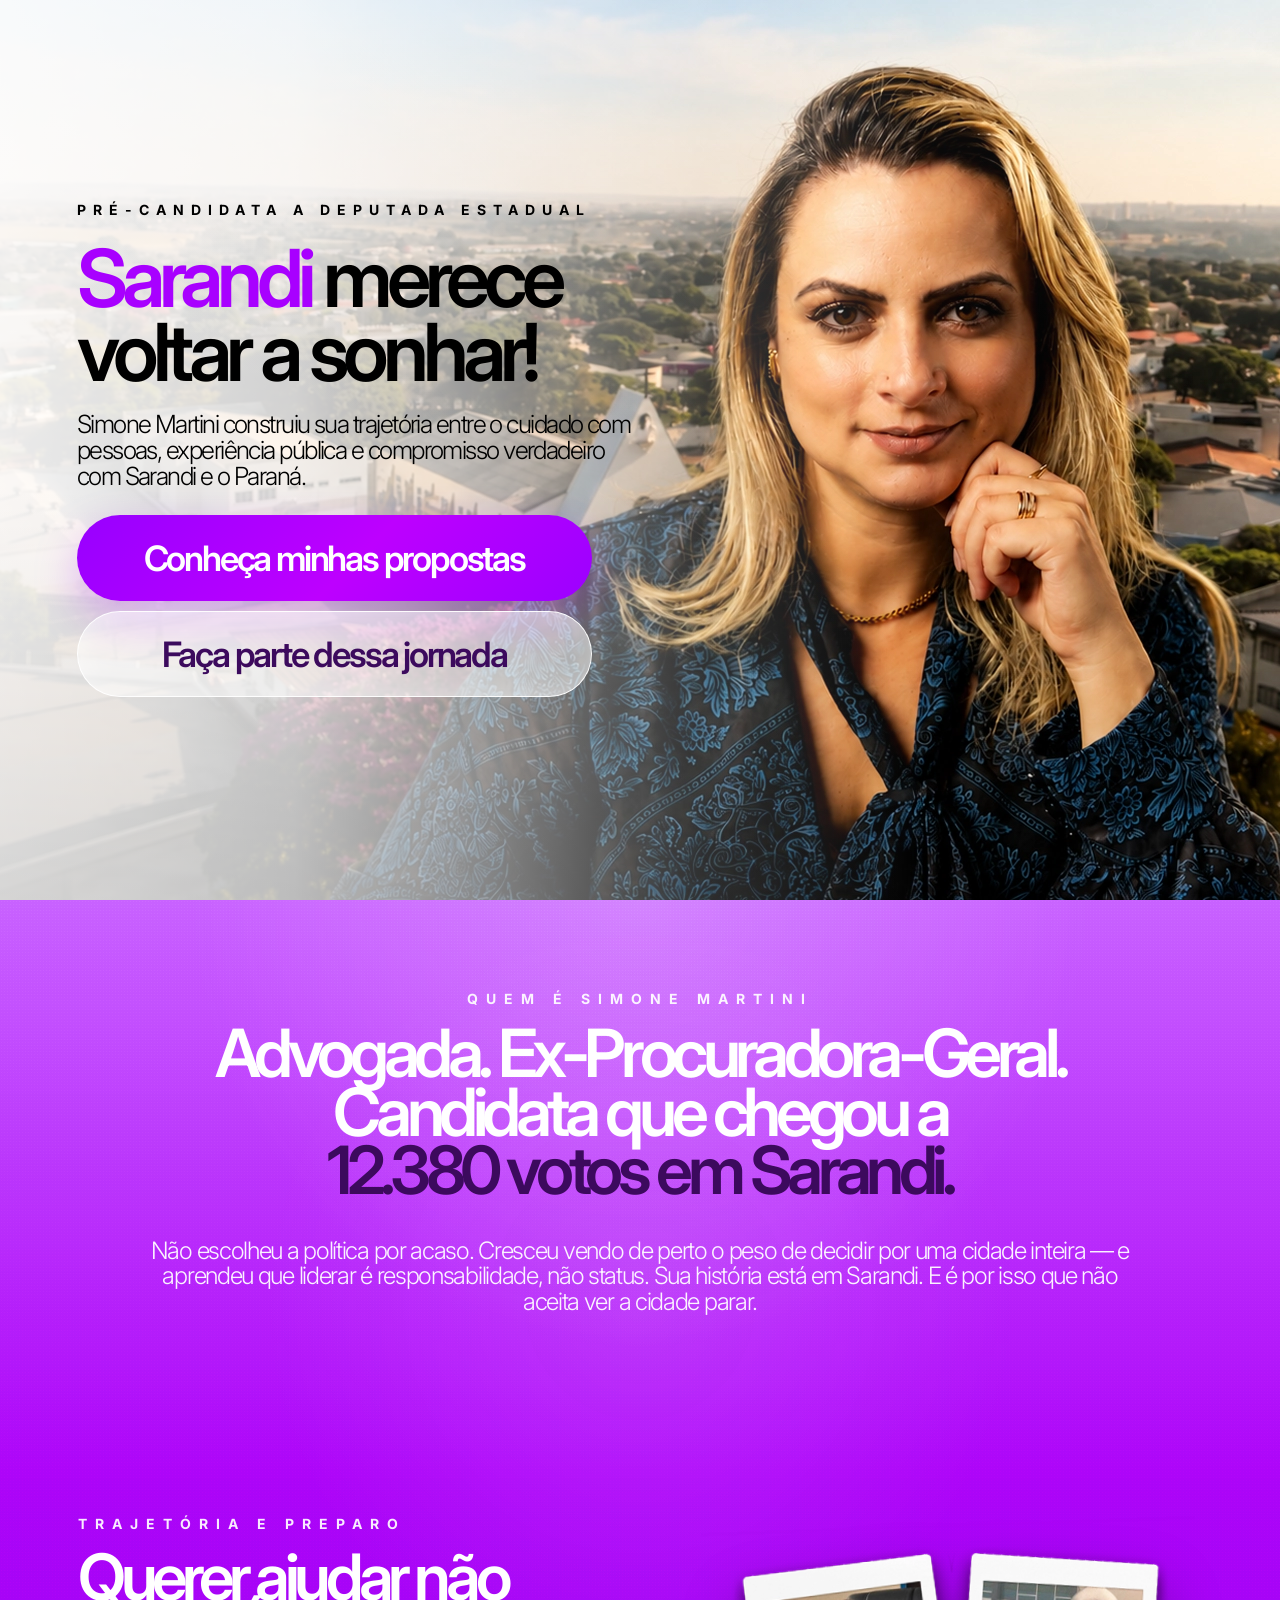
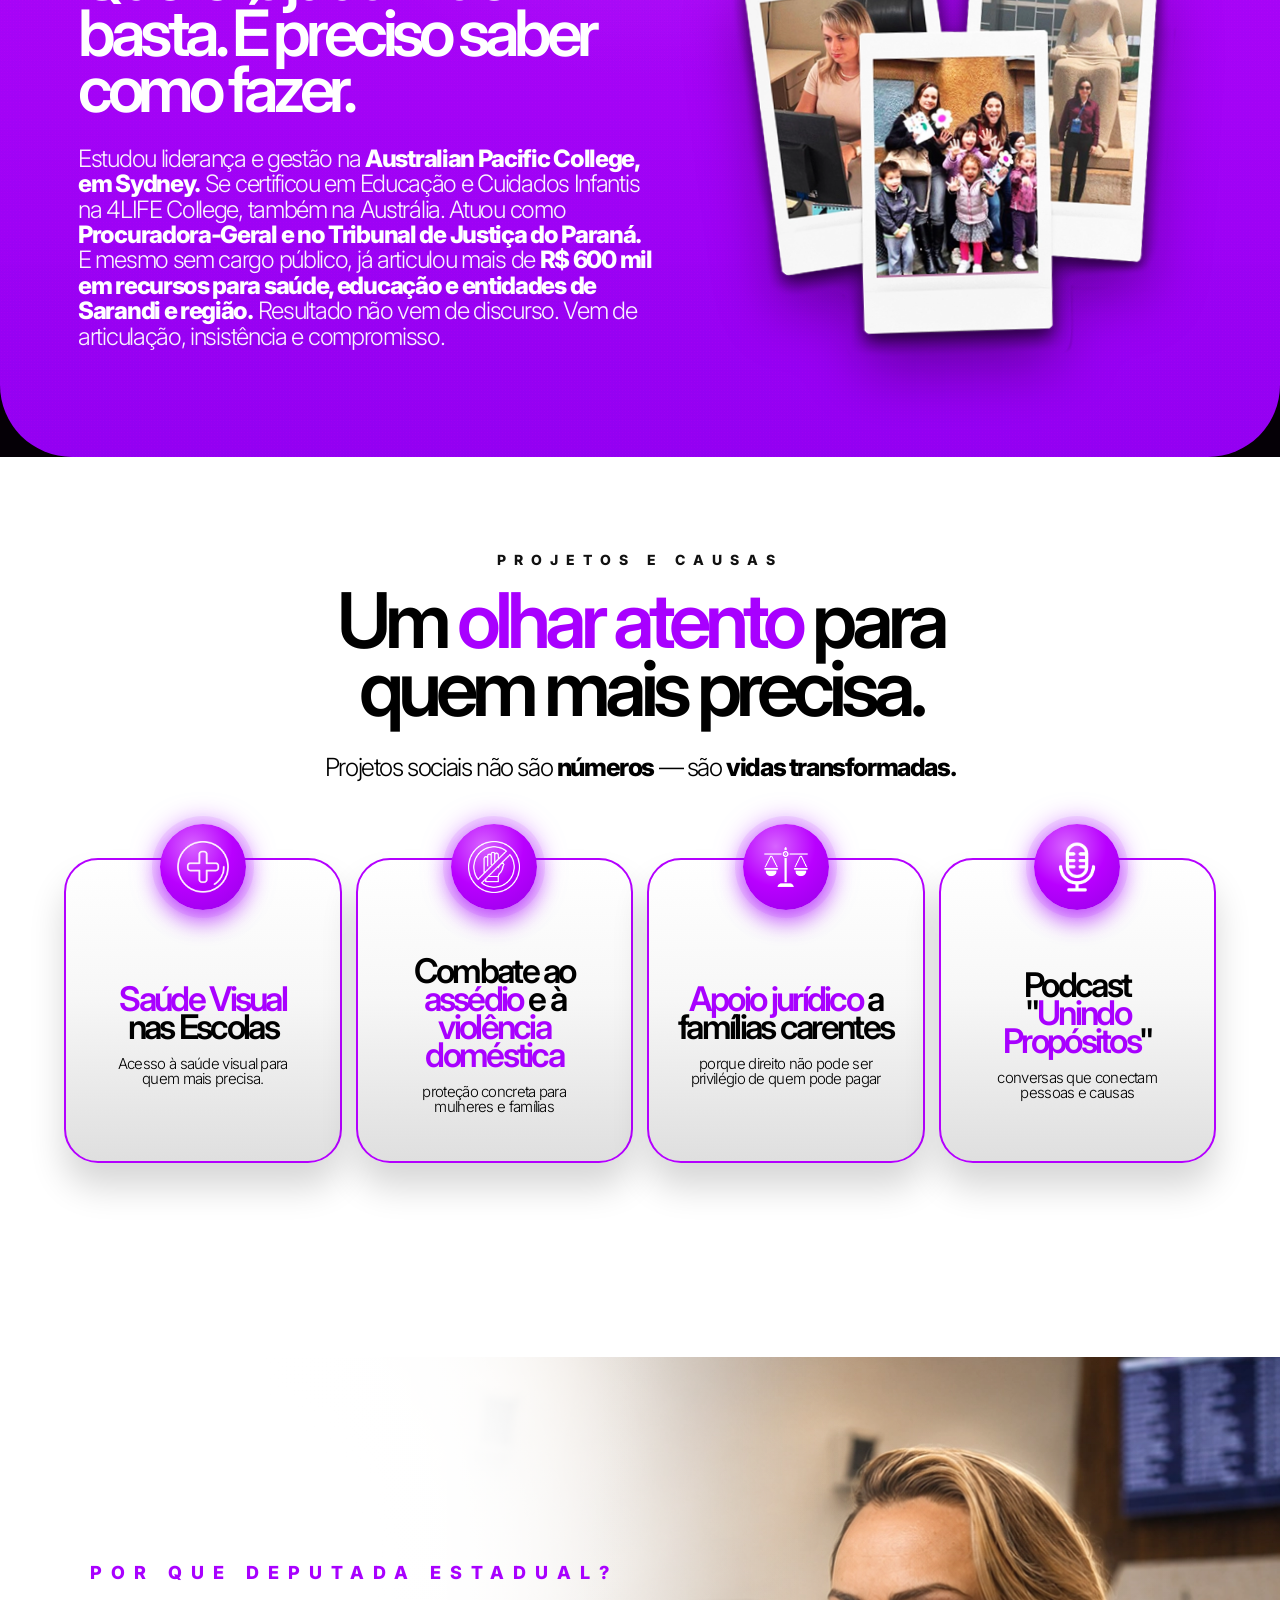
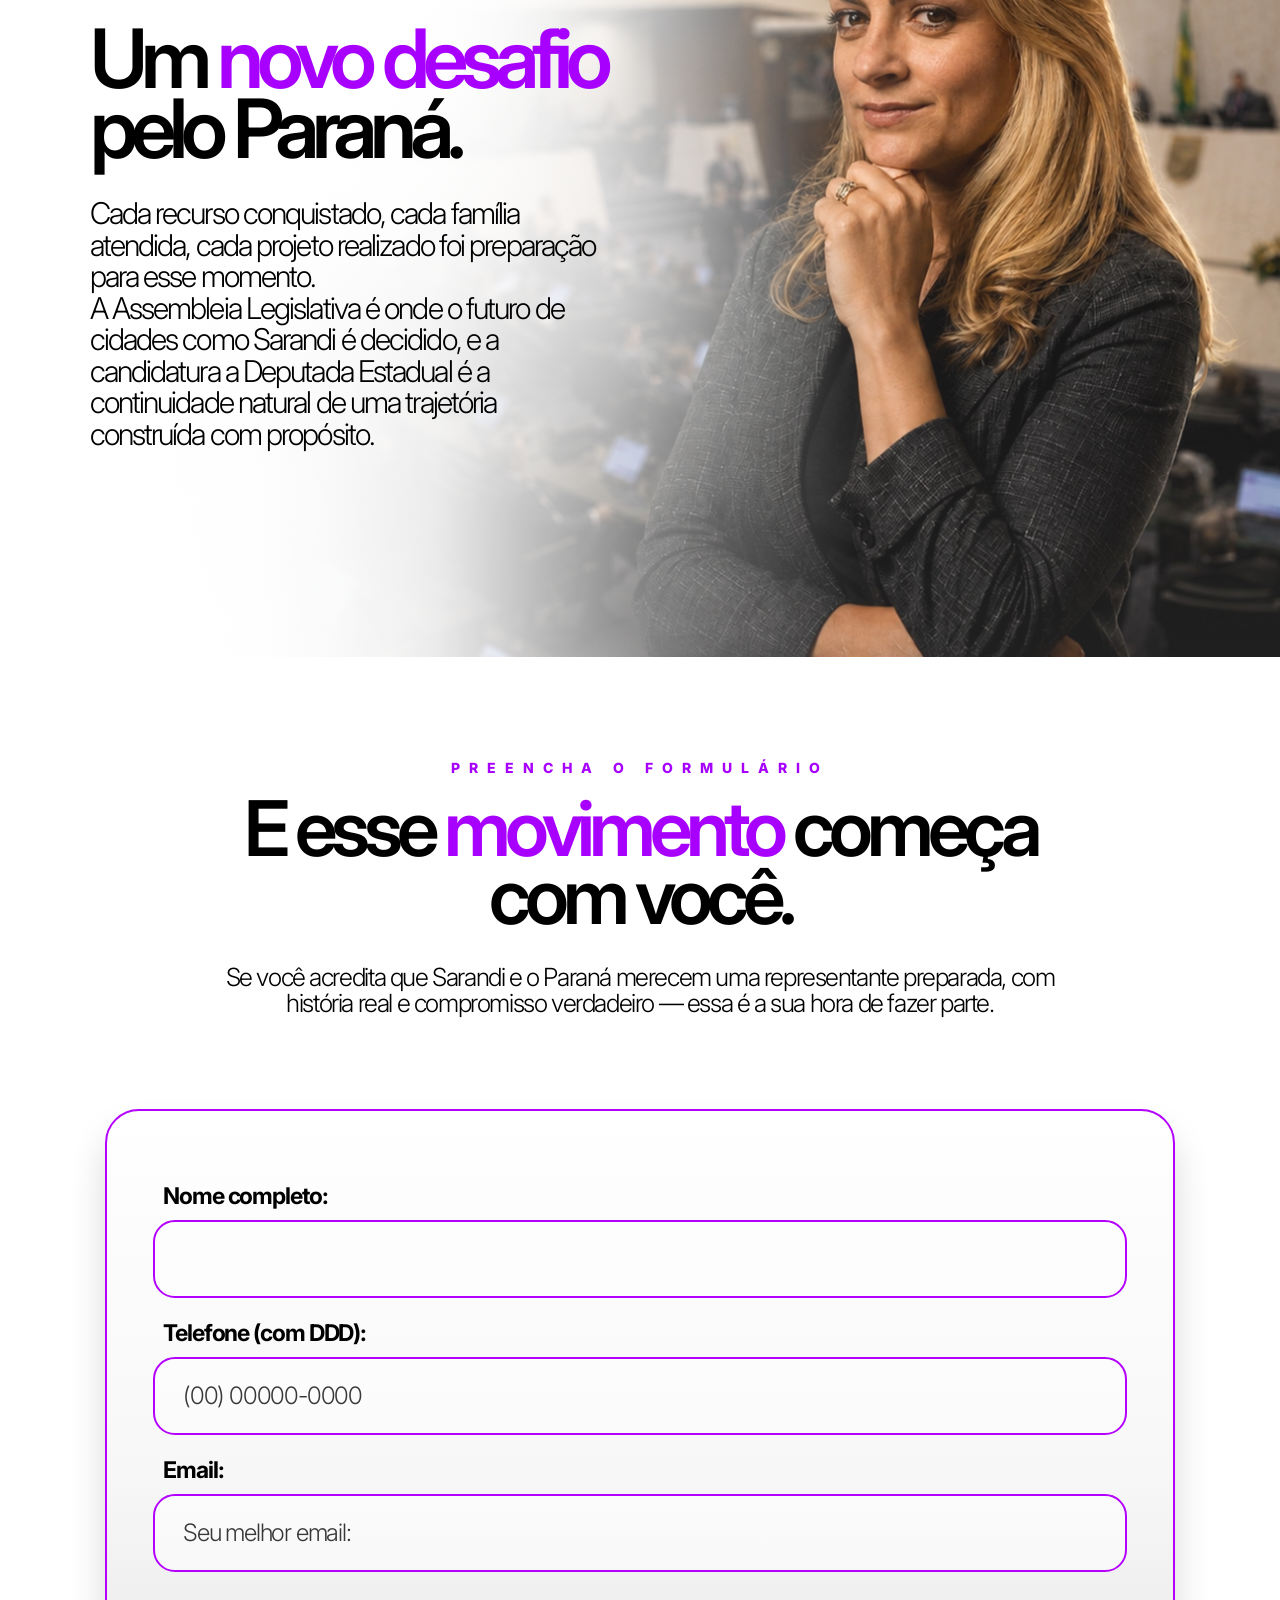
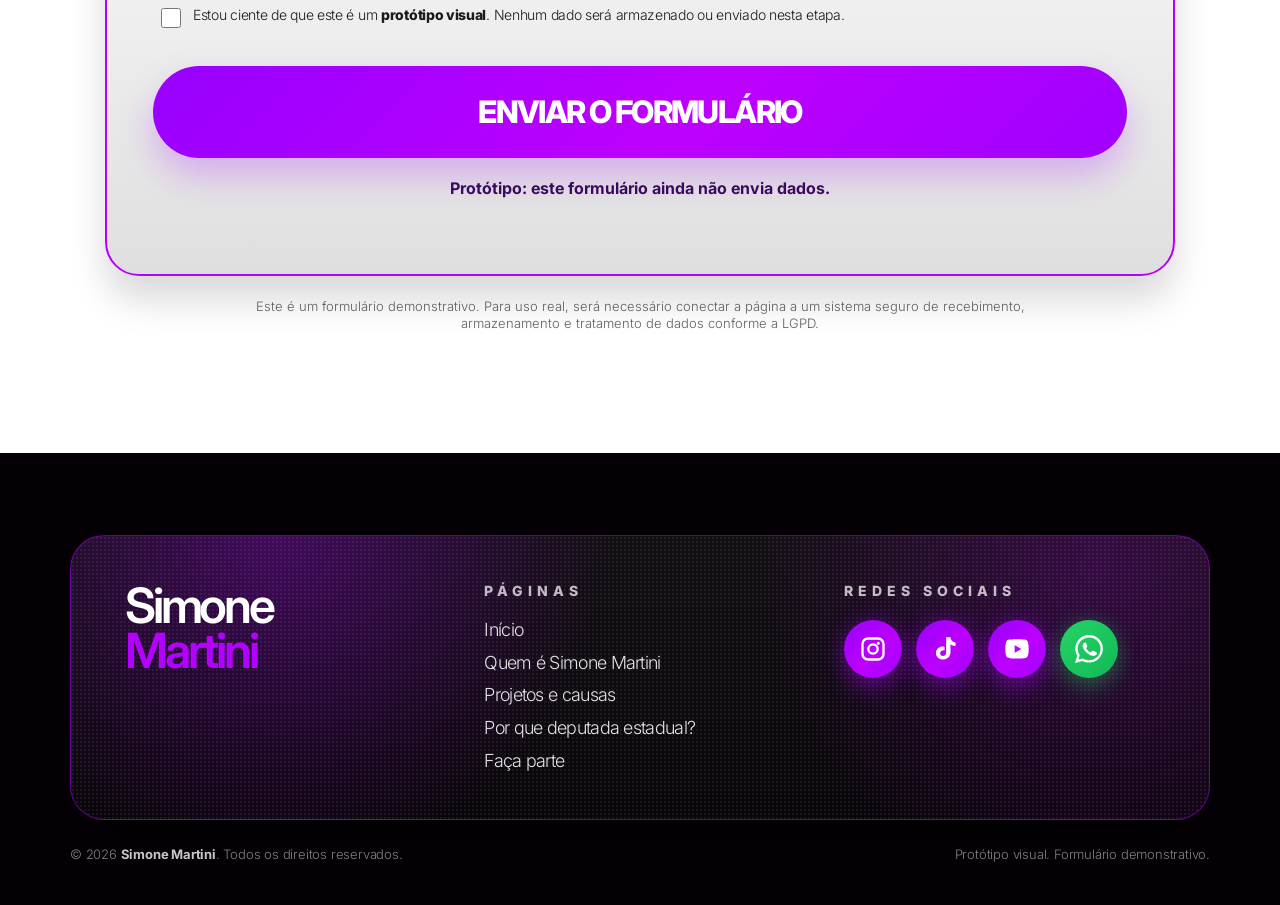
<file: docs/index.html>
<!DOCTYPE html>
<html lang="pt-BR">
<head>
  <meta charset="UTF-8" />
  <meta name="viewport" content="width=device-width, initial-scale=1.0" />

  <title>Simone Martini | Pré-candidata a Deputada Estadual</title>
  <meta name="description" content="Simone Martini - Pré-candidata a deputada estadual. Sarandi merece voltar a sonhar." />

  <link rel="preconnect" href="https://fonts.googleapis.com">
  <link rel="preconnect" href="https://fonts.gstatic.com" crossorigin>
  <link href="https://fonts.googleapis.com/css2?family=Inter:wght@300;600;700;800&display=swap" rel="stylesheet">

  <style>
    :root {
      --purple: #a800ff;
      --purple-2: #bd00ff;
      --purple-dark: #3c0a5d;
      --black: #030303;
      --soft-bg: #f8f1fb;
    }

    * {
      margin: 0;
      padding: 0;
      box-sizing: border-box;
    }

    html {
      scroll-behavior: smooth;
    }

    body {
      font-family: "Inter", Arial, sans-serif;
      color: var(--black);
      background: #050006;
      overflow-x: hidden;
    }

    a {
      color: inherit;
      text-decoration: none;
    }

    /* =========================
       PARTE 1
    ========================= */

    .hero {
      position: relative;
      width: 100%;
      min-height: 100vh;
      overflow: hidden;
      display: flex;
      align-items: center;
      background: var(--soft-bg);
      isolation: isolate;
    }

    .hero__picture {
      position: absolute;
      inset: 0;
      width: 100%;
      height: 100%;
      z-index: 1;
    }

    .hero__picture img {
      width: 100%;
      height: 100%;
      display: block;
      object-fit: cover;
      object-position: center top;
    }

    .hero::before {
      content: "";
      position: absolute;
      inset: 0;
      z-index: 2;
      pointer-events: none;
      background: linear-gradient(
        90deg,
        rgba(255,255,255,.92) 0%,
        rgba(255,255,255,.82) 23%,
        rgba(255,255,255,.58) 38%,
        rgba(255,255,255,.20) 55%,
        rgba(255,255,255,0) 72%
      );
    }

    .hero::after {
      content: "";
      position: absolute;
      inset: 0;
      z-index: 3;
      pointer-events: none;
      background: linear-gradient(
        180deg,
        rgba(255,255,255,.05) 0%,
        rgba(255,255,255,0) 54%,
        rgba(0,0,0,.10) 100%
      );
    }

    .hero__content {
      position: relative;
      z-index: 4;
      width: 100%;
      max-width: 1280px;
      margin: 0;
      padding-left: clamp(56px, 6vw, 100px);
      padding-right: 24px;
    }

    .hero__eyebrow {
      font-size: 14px;
      line-height: 1;
      font-weight: 700;
      letter-spacing: 7px;
      text-transform: uppercase;
      margin-bottom: 24px;
      color: #000;
    }

    .hero__title {
      max-width: 640px;
      font-size: 80px;
      line-height: .92;
      font-weight: 600;
      letter-spacing: -6px;
      margin-bottom: 23px;
      color: #000;
    }

    .hero__title span {
      color: var(--purple);
    }

    .hero__subtitle {
      max-width: 565px;
      font-size: 25px;
      line-height: 1.04;
      font-weight: 300;
      letter-spacing: -1.55px;
      margin-bottom: 26px;
      color: #000;
    }

    .hero__actions {
      width: 515px;
      max-width: calc(100vw - 48px);
      display: flex;
      flex-direction: column;
      gap: 10px;
    }

    .btn {
      width: 100%;
      min-height: 86px;
      border-radius: 999px;
      display: flex;
      align-items: center;
      justify-content: center;
      text-align: center;
      font-size: 35px;
      line-height: 1;
      font-weight: 600;
      letter-spacing: -2.2px;
      transition: transform .25s ease, filter .25s ease;
    }

    .btn:hover {
      transform: translateY(-3px);
      filter: brightness(1.04);
    }

    .btn--primary {
      color: #fff;
      background: linear-gradient(135deg, #9800ff 0%, var(--purple-2) 54%, #9c00ff 100%);
      box-shadow: 0 18px 45px rgba(168,0,255,.26);
    }

    .btn--secondary {
      color: var(--purple-dark);
      background: rgba(255,255,255,.46);
      border: 1.7px solid rgba(255,255,255,.95);
      box-shadow: inset 0 0 24px rgba(255,255,255,.38);
      backdrop-filter: blur(16px);
      -webkit-backdrop-filter: blur(16px);
    }

    .reveal {
      opacity: 0;
      transform: translateY(34px);
      filter: blur(18px);
      animation: revealCascade .9s cubic-bezier(.18,.78,.22,1) forwards;
    }

    .reveal-1 { animation-delay: .10s; }
    .reveal-2 { animation-delay: .26s; }
    .reveal-3 { animation-delay: .42s; }
    .reveal-4 { animation-delay: .58s; }

    @keyframes revealCascade {
      to {
        opacity: 1;
        transform: translateY(0);
        filter: blur(0);
      }
    }

    /* =========================
       PARTE 2 E 3
    ========================= */

    .simone-about {
      width: 100%;
      background: #050006;
      padding: 0;
      overflow: hidden;
      font-family: "Inter", Arial, sans-serif;
    }

    .simone-about-card {
      width: 100%;
      min-height: 100vh;
      position: relative;
      overflow: hidden;
      color: #fff;
      border-radius: 0 0 72px 72px;
      padding: 92px 78px 90px;
      background:
        radial-gradient(circle at 50% 0%, rgba(255,255,255,.22) 0%, rgba(255,255,255,0) 34%),
        linear-gradient(180deg, #c65cff 0%, #b000ff 50%, #9b00ff 100%);
    }

    .simone-about-card::before {
      content: "";
      position: absolute;
      inset: 0;
      opacity: .16;
      pointer-events: none;
      background-image: radial-gradient(rgba(255,255,255,.52) 1px, transparent 1px);
      background-size: 3px 3px;
      mix-blend-mode: overlay;
    }

    .simone-about-card::after {
      content: "";
      position: absolute;
      inset: 0;
      pointer-events: none;
      background:
        radial-gradient(circle at 50% 35%, rgba(255,255,255,.12), transparent 38%),
        linear-gradient(180deg, rgba(255,255,255,.04), rgba(0,0,0,.05));
    }

    .simone-about-intro,
    .simone-trajectory {
      position: relative;
      z-index: 2;
    }

    .simone-about-intro {
      max-width: 1100px;
      margin: 0 auto;
      text-align: center;
    }

    .simone-eyebrow {
      font-size: 14px;
      line-height: 1;
      font-weight: 700;
      letter-spacing: 8px;
      text-transform: uppercase;
      color: rgba(255,255,255,.92);
      margin-bottom: 18px;
    }

    .simone-about-title {
      max-width: 1080px;
      margin: 0 auto 38px;
      color: #fff;
      font-size: clamp(58px, 5.2vw, 82px);
      line-height: .88;
      font-weight: 600;
      letter-spacing: -5.4px;
    }

    .simone-about-title span {
      display: block;
      color: #3c0a5d;
    }

    .simone-about-subtitle {
      max-width: 990px;
      margin: 0 auto;
      color: rgba(255,255,255,.94);
      font-size: 24px;
      line-height: 1.06;
      font-weight: 300;
      letter-spacing: -1.3px;
    }

    .simone-trajectory {
      margin-top: 185px;
      display: grid;
      grid-template-columns: minmax(0, 1.08fr) minmax(380px, .92fr);
      align-items: center;
      gap: 50px;
    }

    .simone-trajectory-text {
      max-width: 650px;
    }

    .simone-trajectory-title {
      color: #fff;
      font-size: clamp(58px, 5vw, 82px);
      line-height: .88;
      font-weight: 600;
      letter-spacing: -5.4px;
      margin-bottom: 28px;
    }

    .simone-trajectory-description {
      max-width: 630px;
      color: rgba(255,255,255,.95);
      font-size: 24px;
      line-height: 1.06;
      font-weight: 300;
      letter-spacing: -1.3px;
    }

    .simone-trajectory-description strong {
      font-weight: 800;
      color: #fff;
    }

    .simone-photos {
      display: flex;
      justify-content: center;
      align-items: center;
    }

    .simone-photos img {
      width: min(100%, 540px);
      height: auto;
      display: block;
      filter: drop-shadow(0 30px 30px rgba(0,0,0,.32));
      transform: rotate(-2deg);
    }

    .simone-mobile-label {
      display: none;
    }

    .simone-reveal {
      opacity: 0;
      transform: translateY(46px);
      filter: blur(18px);
      transition:
        opacity .9s cubic-bezier(.18,.78,.22,1),
        transform .9s cubic-bezier(.18,.78,.22,1),
        filter .9s cubic-bezier(.18,.78,.22,1);
    }

    .simone-reveal.is-visible {
      opacity: 1;
      transform: translateY(0);
      filter: blur(0);
    }

    /* =========================
       MOBILE
    ========================= */

    @media (max-width: 900px) {
      .hero {
        min-height: 100svh;
        display: block;
        overflow: hidden;
      }

      .hero__picture {
        position: relative;
        inset: auto;
        z-index: 1;
        display: block;
        width: 100%;
        height: 54svh;
        min-height: 390px;
        max-height: 530px;
        overflow: hidden;
      }

      .hero__picture::after {
        content: "";
        position: absolute;
        left: 0;
        right: 0;
        bottom: -1px;
        height: 145px;
        pointer-events: none;
        background: linear-gradient(
          180deg,
          rgba(248,241,251,0) 0%,
          rgba(248,241,251,.70) 58%,
          #f8f1fb 100%
        );
      }

      .hero__picture img {
        object-fit: cover;
        object-position: top center;
      }

      .hero::before,
      .hero::after {
        display: none;
      }

      .hero__content {
        position: relative;
        z-index: 2;
        width: 100%;
        max-width: none;
        margin: 0;
        padding: 22px 26px 56px;
        text-align: center;
        display: flex;
        flex-direction: column;
        align-items: center;
        background: linear-gradient(180deg, #f8f1fb 0%, #fbf6ff 100%);
      }

      .hero__eyebrow {
        font-size: 7px;
        line-height: 1;
        letter-spacing: 5px;
        font-weight: 700;
        margin-bottom: 18px;
      }

      .hero__title {
        max-width: 360px;
        font-size: 40px;
        line-height: .95;
        letter-spacing: -3.25px;
        margin-bottom: 15px;
      }

      .hero__subtitle {
        max-width: 335px;
        font-size: 15px;
        line-height: 1.08;
        letter-spacing: -.9px;
        margin-bottom: 24px;
      }

      .hero__actions {
        width: 100%;
        max-width: 350px;
        gap: 12px;
      }

      .btn {
        min-height: 70px;
        font-size: 25px;
        letter-spacing: -1.55px;
      }

      .btn--secondary {
        border: 2px solid var(--purple-dark);
        background: rgba(255,255,255,.45);
      }

      .simone-about-card {
        min-height: auto;
        border-radius: 0 0 42px 42px;
        padding: 46px 38px 54px;
        background:
          radial-gradient(circle at 50% 0%, rgba(255,255,255,.22) 0%, rgba(255,255,255,0) 38%),
          linear-gradient(180deg, #c85cff 0%, #ad00ff 54%, #9b00ff 100%);
      }

      .simone-about-intro {
        text-align: left;
        max-width: 100%;
      }

      .simone-eyebrow {
        font-size: 7px;
        letter-spacing: 5px;
        margin-bottom: 16px;
      }

      .simone-about-title {
        font-size: 40px;
        line-height: .92;
        letter-spacing: -3.1px;
        max-width: 340px;
        margin: 0 0 150px;
      }

      .simone-about-title span {
        display: inline;
        color: #fff;
      }

      .simone-about-subtitle {
        display: none;
      }

      .simone-trajectory {
        margin-top: 0;
        display: flex;
        flex-direction: column;
        gap: 36px;
      }

      .simone-mobile-label {
        display: block;
        position: relative;
        z-index: 2;
        text-align: center;
        margin-bottom: 42px;
      }

      .simone-desktop-label {
        display: none;
      }

      .simone-photos {
        width: 100%;
      }

      .simone-photos img {
        width: min(100%, 340px);
        transform: none;
        filter: drop-shadow(0 24px 22px rgba(0,0,0,.28));
      }

      .simone-trajectory-text {
        max-width: 100%;
      }

      .simone-trajectory-title {
        font-size: 40px;
        line-height: .92;
        letter-spacing: -3.1px;
        margin-bottom: 26px;
      }

      .simone-trajectory-description {
        max-width: 100%;
        font-size: 15px;
        line-height: 1.05;
        letter-spacing: -.9px;
      }
    }

    @media (max-width: 390px) {
      .hero__picture {
        height: 50svh;
        min-height: 360px;
      }

      .hero__content {
        padding-left: 22px;
        padding-right: 22px;
        padding-bottom: 44px;
      }

      .hero__title {
        font-size: 38px;
      }

      .hero__subtitle {
        font-size: 14.5px;
      }

      .btn {
        min-height: 66px;
        font-size: 23px;
      }

      .simone-about-card {
        padding: 42px 34px 50px;
      }

      .simone-about-title,
      .simone-trajectory-title {
        font-size: 37px;
      }

      .simone-trajectory-description {
        font-size: 14.5px;
      }

      .simone-photos img {
        width: min(100%, 315px);
      }
    }
  </style>
</head>

<body>
  <main>

    <!-- PARTE 1 -->
    <section class="hero" id="inicio" aria-label="Primeira seção Simone Martini">
      <picture class="hero__picture" aria-hidden="true">
        <source media="(max-width: 900px)" srcset="./assets/img/simone-mobile.webp">
        <img src="./assets/img/simone-desktop.webp" alt="">
      </picture>

      <div class="hero__content">
        <p class="hero__eyebrow reveal reveal-1">Pré-candidata a deputada estadual</p>

        <h1 class="hero__title reveal reveal-2">
          <span>Sarandi</span> merece<br>
          voltar a sonhar!
        </h1>

        <p class="hero__subtitle reveal reveal-3">
          Simone Martini construiu sua trajetória entre o cuidado com pessoas, experiência pública e compromisso verdadeiro com Sarandi e o Paraná.
        </p>

        <div class="hero__actions reveal reveal-4">
          <a class="btn btn--primary" href="#propostas">Conheça minhas propostas</a>
          <a class="btn btn--secondary" href="#sobre">Faça parte dessa jornada</a>
        </div>
      </div>
    </section>

    <!-- PARTE 2 E 3 -->
    <section class="simone-about" id="sobre">
      <div class="simone-about-card">

        <div class="simone-about-intro simone-reveal">
          <p class="simone-eyebrow">Quem é Simone Martini</p>

          <h2 class="simone-about-title">
            Advogada. Ex-Procuradora-Geral. Candidata que chegou a
            <span>12.380 votos em Sarandi.</span>
          </h2>

          <p class="simone-about-subtitle">
            Não escolheu a política por acaso. Cresceu vendo de perto o peso de decidir por uma cidade inteira — e aprendeu que liderar é responsabilidade, não status. Sua história está em Sarandi. E é por isso que não aceita ver a cidade parar.
          </p>
        </div>

        <p class="simone-eyebrow simone-mobile-label simone-reveal">Trajetória e preparo</p>

        <div class="simone-trajectory">
          <div class="simone-trajectory-text simone-reveal">
            <p class="simone-eyebrow simone-desktop-label">Trajetória e preparo</p>

            <h2 class="simone-trajectory-title">
              Querer ajudar não basta. É preciso saber como fazer.
            </h2>

            <p class="simone-trajectory-description">
              Estudou liderança e gestão na <strong>Australian Pacific College, em Sydney.</strong>
              Se certificou em Educação e Cuidados Infantis na 4LIFE College, também na Austrália.
              Atuou como <strong>Procuradora-Geral e no Tribunal de Justiça do Paraná.</strong>
              E mesmo sem cargo público, já articulou mais de <strong>R$ 600 mil em recursos para saúde, educação e entidades de Sarandi e região.</strong>
              Resultado não vem de discurso. Vem de articulação, insistência e compromisso.
            </p>
          </div>

          <div class="simone-photos simone-reveal">
            <img src="./assets/img/PHOTOS 1.webp" alt="Fotos da trajetória de Simone Martini">
          </div>
        </div>

      </div>
    </section>

  </main>

  <script>
    document.addEventListener("DOMContentLoaded", function () {
      const items = document.querySelectorAll(".simone-reveal");

      if (!("IntersectionObserver" in window)) {
        items.forEach(function (item) {
          item.classList.add("is-visible");
        });
        return;
      }

      const observer = new IntersectionObserver(function (entries) {
        entries.forEach(function (entry, index) {
          if (entry.isIntersecting) {
            setTimeout(function () {
              entry.target.classList.add("is-visible");
            }, index * 130);

            observer.unobserve(entry.target);
          }
        });
      }, {
        threshold: 0.12
      });

      items.forEach(function (item) {
        observer.observe(item);
      });
    });
  </script>
</body>
</html>
<!-- PARTE 4 - PROJETOS E CAUSAS -->
<style>
  .projects-section {
    width: 100%;
    min-height: 100vh;
    background: #ffffff;
    font-family: "Inter", Arial, sans-serif;
    color: #050505;
    padding: 96px 64px 120px;
    overflow: hidden;
  }

  .projects-section * {
    box-sizing: border-box;
  }

  .projects-header {
    width: 100%;
    max-width: 980px;
    margin: 0 auto 78px;
    text-align: center;
  }

  .projects-eyebrow {
    font-size: 14px;
    line-height: 1;
    font-weight: 800;
    letter-spacing: 8px;
    text-transform: uppercase;
    margin-bottom: 20px;
    color: #111;
  }

  .projects-title {
    font-size: clamp(62px, 6vw, 86px);
    line-height: .88;
    font-weight: 600;
    letter-spacing: -6px;
    color: #000;
    margin-bottom: 32px;
  }

  .projects-title span {
    color: #a800ff;
  }

  .projects-subtitle {
    font-size: 25px;
    line-height: 1.05;
    font-weight: 300;
    letter-spacing: -1.4px;
    color: #000;
  }

  .projects-subtitle strong {
    font-weight: 800;
  }

  .projects-grid {
    width: 100%;
    max-width: 1160px;
    margin: 0 auto;
    display: grid;
    grid-template-columns: repeat(4, minmax(0, 1fr));
    gap: 14px;
  }

  .project-card {
    position: relative;
    min-height: 305px;
    border: 2px solid #b400ff;
    border-radius: 34px;
    background: linear-gradient(180deg, #ffffff 0%, #f7f7f7 45%, #dfdfdf 100%);
    box-shadow: 0 24px 35px rgba(0, 0, 0, .16);
    padding: 82px 28px 32px;
    display: flex;
    align-items: center;
    justify-content: center;
    text-align: center;
  }

  .project-icon {
    position: absolute;
    top: -36px;
    left: 50%;
    transform: translateX(-50%);
    width: 86px;
    height: 86px;
    border-radius: 999px;
    display: flex;
    align-items: center;
    justify-content: center;
    background: radial-gradient(circle at 38% 26%, #d763ff 0%, #b900ff 48%, #9700e8 100%);
    box-shadow:
      0 0 0 8px rgba(168, 0, 255, .08),
      0 13px 22px rgba(168, 0, 255, .46),
      0 0 28px rgba(168, 0, 255, .58);
  }

  .project-icon img {
    width: 52px;
    height: 52px;
    object-fit: contain;
    display: block;
  }

  .project-content {
    width: 100%;
  }

  .project-title {
    font-size: 34px;
    line-height: .82;
    font-weight: 600;
    letter-spacing: -2.7px;
    color: #000;
    margin-bottom: 15px;
  }

  .project-title span {
    color: #a800ff;
  }

  .project-description {
    font-size: 15px;
    line-height: 1.02;
    font-weight: 300;
    letter-spacing: -.7px;
    color: #000;
    max-width: 190px;
    margin: 0 auto;
  }

  .project-reveal {
    opacity: 0;
    transform: translateY(42px);
    filter: blur(16px);
    transition:
      opacity .85s cubic-bezier(.18,.78,.22,1),
      transform .85s cubic-bezier(.18,.78,.22,1),
      filter .85s cubic-bezier(.18,.78,.22,1);
  }

  .project-reveal.is-visible {
    opacity: 1;
    transform: translateY(0);
    filter: blur(0);
  }

  @media (max-width: 900px) {
    .projects-section {
      min-height: auto;
      padding: 68px 40px 86px;
    }

    .projects-header {
      max-width: 360px;
      margin: 0 auto 78px;
    }

    .projects-eyebrow {
      display: none;
    }

    .projects-title {
      font-size: 40px;
      line-height: .88;
      letter-spacing: -3px;
      margin-bottom: 20px;
    }

    .projects-subtitle {
      font-size: 15px;
      line-height: 1.05;
      letter-spacing: -.8px;
      max-width: 310px;
      margin: 0 auto;
    }

    .projects-grid {
      max-width: 330px;
      display: flex;
      flex-direction: column;
      gap: 72px;
      align-items: center;
    }

    .project-card {
      width: 100%;
      min-height: 294px;
      border-radius: 28px;
      padding: 76px 24px 32px;
      box-shadow: 0 24px 35px rgba(0, 0, 0, .18);
    }

    .project-icon {
      top: -34px;
      width: 78px;
      height: 78px;
    }

    .project-icon img {
      width: 47px;
      height: 47px;
    }

    .project-title {
      font-size: 34px;
      line-height: .82;
      letter-spacing: -2.6px;
      margin-bottom: 17px;
    }

    .project-description {
      font-size: 15px;
      line-height: 1.03;
      letter-spacing: -.8px;
      max-width: 230px;
    }
  }

  @media (max-width: 390px) {
    .projects-section {
      padding-left: 34px;
      padding-right: 34px;
    }

    .projects-title {
      font-size: 37px;
    }

    .project-title {
      font-size: 31px;
    }
  }

  @media (prefers-reduced-motion: reduce) {
    .project-reveal {
      opacity: 1;
      transform: none;
      filter: none;
      transition: none;
    }
  }
</style>

<section class="projects-section" id="projetos">
  <div class="projects-header project-reveal">
    <p class="projects-eyebrow">Projetos e causas</p>

    <h2 class="projects-title">
      Um <span>olhar atento</span> para<br>
      quem mais precisa.
    </h2>

    <p class="projects-subtitle">
      Projetos sociais não são <strong>números</strong> — são <strong>vidas transformadas.</strong>
    </p>
  </div>

  <div class="projects-grid">
    <article class="project-card project-reveal">
      <div class="project-icon">
        <img src="./assets/img/ICONE SAUDE.png" alt="">
      </div>

      <div class="project-content">
        <h3 class="project-title">
          <span>Saúde Visual</span><br>
          nas Escolas
        </h3>

        <p class="project-description">
          Acesso à saúde visual para quem mais precisa.
        </p>
      </div>
    </article>

    <article class="project-card project-reveal">
      <div class="project-icon">
        <img src="./assets/img/ICONE COMBATE.png" alt="">
      </div>

      <div class="project-content">
        <h3 class="project-title">
          Combate ao<br>
          <span>assédio</span> e à<br>
          <span>violência doméstica</span>
        </h3>

        <p class="project-description">
          proteção concreta para mulheres e famílias
        </p>
      </div>
    </article>

    <article class="project-card project-reveal">
      <div class="project-icon">
        <img src="./assets/img/ICONE JURIDICO.png" alt="">
      </div>

      <div class="project-content">
        <h3 class="project-title">
          <span>Apoio jurídico</span> a<br>
          famílias carentes
        </h3>

        <p class="project-description">
          porque direito não pode ser privilégio de quem pode pagar
        </p>
      </div>
    </article>

    <article class="project-card project-reveal">
      <div class="project-icon">
        <img src="./assets/img/ICONE PODCAST.png" alt="">
      </div>

      <div class="project-content">
        <h3 class="project-title">
          Podcast<br>
          "<span>Unindo Propósitos</span>"
        </h3>

        <p class="project-description">
          conversas que conectam pessoas e causas
        </p>
      </div>
    </article>
  </div>
</section>

<script>
  document.addEventListener("DOMContentLoaded", function () {
    const projectItems = document.querySelectorAll(".project-reveal");

    if (!("IntersectionObserver" in window)) {
      projectItems.forEach(function (item) {
        item.classList.add("is-visible");
      });
      return;
    }

    const projectObserver = new IntersectionObserver(function (entries) {
      entries.forEach(function (entry, index) {
        if (entry.isIntersecting) {
          setTimeout(function () {
            entry.target.classList.add("is-visible");
          }, index * 120);

          projectObserver.unobserve(entry.target);
        }
      });
    }, {
      threshold: 0.14
    });

    projectItems.forEach(function (item) {
      projectObserver.observe(item);
    });
  });
</script>
<!-- PARTE 5 - NOVO DESAFIO PELO PARANÁ -->
<style>
  .challenge-section {
    width: 100%;
    min-height: 100vh;
    position: relative;
    overflow: hidden;
    background: #ffffff;
    font-family: "Inter", Arial, sans-serif;
    color: #050505;
    display: flex;
    align-items: center;
  }

  .challenge-section * {
    box-sizing: border-box;
  }

  .challenge-picture {
    position: absolute;
    inset: 0;
    z-index: 1;
  }

  .challenge-picture img {
    width: 100%;
    height: 100%;
    object-fit: cover;
    object-position: center right;
    display: block;
  }

  .challenge-section::before {
    content: "";
    position: absolute;
    inset: 0;
    z-index: 2;
    pointer-events: none;
    background:
      linear-gradient(
        90deg,
        #ffffff 0%,
        rgba(255,255,255,.98) 20%,
        rgba(255,255,255,.86) 34%,
        rgba(255,255,255,.42) 50%,
        rgba(255,255,255,0) 67%
      );
  }

  .challenge-section::after {
    content: "";
    position: absolute;
    inset: 0;
    z-index: 3;
    pointer-events: none;
    background:
      radial-gradient(circle at 48% 60%, rgba(255,255,255,.42), transparent 28%),
      linear-gradient(180deg, rgba(255,255,255,.02), rgba(255,255,255,.12));
  }

  .challenge-content {
    position: relative;
    z-index: 4;
    width: 100%;
    max-width: 1280px;
    padding-left: clamp(64px, 7vw, 102px);
    padding-right: 24px;
  }

  .challenge-eyebrow {
    font-size: 18px;
    line-height: 1;
    font-weight: 800;
    letter-spacing: 9px;
    text-transform: uppercase;
    color: #a800ff;
    margin-bottom: 42px;
  }

  .challenge-title {
    max-width: 620px;
    font-size: clamp(74px, 6.4vw, 98px);
    line-height: .86;
    font-weight: 600;
    letter-spacing: -7px;
    color: #000;
    margin-bottom: 34px;
  }

  .challenge-title span {
    color: #a800ff;
  }

  .challenge-text {
    max-width: 520px;
    font-size: 30px;
    line-height: 1.05;
    font-weight: 300;
    letter-spacing: -1.9px;
    color: #000;
  }

  .challenge-reveal {
    opacity: 0;
    transform: translateY(44px);
    filter: blur(18px);
    transition:
      opacity .9s cubic-bezier(.18,.78,.22,1),
      transform .9s cubic-bezier(.18,.78,.22,1),
      filter .9s cubic-bezier(.18,.78,.22,1);
  }

  .challenge-reveal.is-visible {
    opacity: 1;
    transform: translateY(0);
    filter: blur(0);
  }

  @media (max-width: 900px) {
    .challenge-section {
      min-height: auto;
      display: block;
      background: #ffffff;
      padding-bottom: 68px;
    }

    .challenge-picture {
      position: relative;
      inset: auto;
      z-index: 1;
      width: 100%;
      height: 58svh;
      min-height: 445px;
      max-height: 620px;
      overflow: hidden;
      display: block;
    }

    .challenge-picture::after {
      content: "";
      position: absolute;
      left: 0;
      right: 0;
      bottom: -1px;
      height: 190px;
      pointer-events: none;
      background: linear-gradient(
        180deg,
        rgba(255,255,255,0) 0%,
        rgba(255,255,255,.72) 55%,
        #ffffff 100%
      );
    }

    .challenge-picture img {
      object-fit: cover;
      object-position: top center;
    }

    .challenge-section::before,
    .challenge-section::after {
      display: none;
    }

    .challenge-content {
      position: relative;
      z-index: 2;
      width: 100%;
      padding: 26px 28px 0;
      text-align: center;
      display: flex;
      flex-direction: column;
      align-items: center;
      background: #ffffff;
    }

    .challenge-eyebrow {
      font-size: 7px;
      letter-spacing: 5px;
      margin-bottom: 18px;
    }

    .challenge-title {
      max-width: 340px;
      font-size: 40px;
      line-height: .88;
      letter-spacing: -3.2px;
      margin-bottom: 22px;
    }

    .challenge-text {
      max-width: 355px;
      font-size: 15px;
      line-height: 1.05;
      letter-spacing: -.9px;
    }
  }

  @media (max-width: 390px) {
    .challenge-picture {
      height: 54svh;
      min-height: 405px;
    }

    .challenge-content {
      padding-left: 22px;
      padding-right: 22px;
    }

    .challenge-title {
      font-size: 37px;
      max-width: 315px;
    }

    .challenge-text {
      font-size: 14.5px;
      max-width: 320px;
    }
  }

  @media (prefers-reduced-motion: reduce) {
    .challenge-reveal {
      opacity: 1;
      transform: none;
      filter: none;
      transition: none;
    }
  }
</style>

<section class="challenge-section" id="desafio">
  <picture class="challenge-picture" aria-hidden="true">
    <source media="(max-width: 900px)" srcset="./assets/img//SIMONE NA CAMARA MOBILE.webp">
    <img src="./assets/img/SIMONE NA CAMARA.webp" alt="">
  </picture>

  <div class="challenge-content">
    <p class="challenge-eyebrow challenge-reveal">Por que deputada estadual?</p>

    <h2 class="challenge-title challenge-reveal">
      Um <span>novo desafio</span> pelo Paraná.
    </h2>

    <p class="challenge-text challenge-reveal">
      Cada recurso conquistado, cada família atendida, cada projeto realizado foi preparação para esse momento.
      <br>
      A Assembleia Legislativa é onde o futuro de cidades como Sarandi é decidido, e a candidatura a Deputada Estadual é a continuidade natural de uma trajetória construída com propósito.
    </p>
  </div>
</section>

<script>
  document.addEventListener("DOMContentLoaded", function () {
    const challengeItems = document.querySelectorAll(".challenge-reveal");

    if (!("IntersectionObserver" in window)) {
      challengeItems.forEach(function (item) {
        item.classList.add("is-visible");
      });
      return;
    }

    const challengeObserver = new IntersectionObserver(function (entries) {
      entries.forEach(function (entry, index) {
        if (entry.isIntersecting) {
          setTimeout(function () {
            entry.target.classList.add("is-visible");
          }, index * 130);

          challengeObserver.unobserve(entry.target);
        }
      });
    }, {
      threshold: 0.16
    });

    challengeItems.forEach(function (item) {
      challengeObserver.observe(item);
    });
  });
</script>
<!-- PARTE 6 - FORMULÁRIO / PROTÓTIPO -->
<style>
  .form-section {
    width: 100%;
    min-height: 100vh;
    background: #ffffff;
    font-family: "Inter", Arial, sans-serif;
    color: #050505;
    padding: 104px 70px 120px;
    overflow: hidden;
  }

  .form-section * {
    box-sizing: border-box;
  }

  .form-header {
    max-width: 1050px;
    margin: 0 auto 92px;
    text-align: center;
  }

  .form-eyebrow {
    font-size: 14px;
    line-height: 1;
    font-weight: 800;
    letter-spacing: 9px;
    text-transform: uppercase;
    color: #a800ff;
    margin-bottom: 20px;
  }

  .form-title {
    font-size: clamp(64px, 6vw, 86px);
    line-height: .88;
    font-weight: 600;
    letter-spacing: -6px;
    color: #000;
    margin-bottom: 34px;
  }

  .form-title span {
    color: #a800ff;
  }

  .form-subtitle {
    max-width: 880px;
    margin: 0 auto;
    font-size: 25px;
    line-height: 1.05;
    font-weight: 300;
    letter-spacing: -1.4px;
    color: #000;
  }

  .lead-form {
    width: 100%;
    max-width: 1070px;
    margin: 0 auto;
    padding: 74px 46px;
    border: 2px solid #b400ff;
    border-radius: 34px;
    background: linear-gradient(180deg, #ffffff 0%, #f7f7f7 48%, #dfdfdf 100%);
    box-shadow: 0 24px 36px rgba(0, 0, 0, .15);
  }

  .form-group {
    width: 100%;
    margin-bottom: 24px;
  }

  .form-group label {
    display: block;
    font-size: 23px;
    line-height: 1;
    font-weight: 700;
    letter-spacing: -1.1px;
    color: #000;
    margin: 0 0 12px 10px;
  }

  .form-group input {
    width: 100%;
    height: 78px;
    border: 2px solid #b400ff;
    border-radius: 22px;
    background: rgba(255,255,255,.55);
    outline: none;
    padding: 0 28px;
    font-family: "Inter", Arial, sans-serif;
    font-size: 24px;
    font-weight: 300;
    letter-spacing: -1.2px;
    color: #111;
    transition: border-color .25s ease, box-shadow .25s ease, background .25s ease;
  }

  .form-group input::placeholder {
    color: rgba(0,0,0,.78);
  }

  .form-group input:focus {
    border-color: #8f00ff;
    background: #fff;
    box-shadow: 0 0 0 5px rgba(168,0,255,.10);
  }

  .form-lgpd {
    margin: 34px 8px 38px;
    display: flex;
    align-items: flex-start;
    gap: 12px;
    color: #1b1b1b;
  }

  .form-lgpd input {
    width: 20px;
    height: 20px;
    min-width: 20px;
    accent-color: #a800ff;
    margin-top: 2px;
  }

  .form-lgpd label {
    font-size: 14px;
    line-height: 1.25;
    font-weight: 300;
    letter-spacing: -.3px;
  }

  .form-lgpd strong {
    font-weight: 800;
  }

  .form-submit {
    width: 100%;
    height: 92px;
    border: none;
    border-radius: 999px;
    background: linear-gradient(135deg, #9700ff 0%, #bd00ff 55%, #a000ff 100%);
    color: #fff;
    cursor: pointer;
    font-family: "Inter", Arial, sans-serif;
    font-size: 31px;
    line-height: 1;
    font-weight: 800;
    letter-spacing: -1.6px;
    text-transform: uppercase;
    box-shadow: 0 18px 35px rgba(168,0,255,.25);
    transition: transform .25s ease, filter .25s ease, opacity .25s ease;
  }

  .form-submit:hover {
    transform: translateY(-3px);
    filter: brightness(1.04);
  }

  .form-security-note {
    max-width: 860px;
    margin: 22px auto 0;
    text-align: center;
    font-size: 13px;
    line-height: 1.35;
    color: rgba(0,0,0,.62);
    font-weight: 300;
  }

  .form-status {
    margin-top: 20px;
    text-align: center;
    font-size: 16px;
    font-weight: 700;
    color: #3c0a5d;
    min-height: 22px;
  }

  .form-reveal {
    opacity: 0;
    transform: translateY(44px);
    filter: blur(18px);
    transition:
      opacity .9s cubic-bezier(.18,.78,.22,1),
      transform .9s cubic-bezier(.18,.78,.22,1),
      filter .9s cubic-bezier(.18,.78,.22,1);
  }

  .form-reveal.is-visible {
    opacity: 1;
    transform: translateY(0);
    filter: blur(0);
  }

  @media (max-width: 900px) {
    .form-section {
      min-height: auto;
      padding: 64px 32px 86px;
    }

    .form-header {
      max-width: 360px;
      margin: 0 auto 48px;
    }

    .form-eyebrow {
      font-size: 7px;
      letter-spacing: 5px;
      margin-bottom: 16px;
    }

    .form-title {
      font-size: 40px;
      line-height: .88;
      letter-spacing: -3px;
      margin-bottom: 20px;
    }

    .form-subtitle {
      max-width: 330px;
      font-size: 15px;
      line-height: 1.05;
      letter-spacing: -.85px;
    }

    .lead-form {
      max-width: 335px;
      padding: 54px 22px;
      border-radius: 34px;
    }

    .form-group {
      margin-bottom: 22px;
    }

    .form-group label {
      font-size: 15px;
      letter-spacing: -.6px;
      margin: 0 0 10px 8px;
    }

    .form-group input {
      height: 58px;
      border-radius: 22px;
      padding: 0 18px;
      font-size: 15px;
      letter-spacing: -.6px;
    }

    .form-lgpd {
      margin: 28px 4px 34px;
      gap: 10px;
    }

    .form-lgpd label {
      font-size: 11px;
      line-height: 1.28;
    }

    .form-lgpd input {
      width: 18px;
      height: 18px;
      min-width: 18px;
    }

    .form-submit {
      height: 61px;
      font-size: 21px;
      letter-spacing: -1px;
    }

    .form-security-note {
      max-width: 320px;
      font-size: 10.5px;
    }

    .form-status {
      font-size: 13px;
    }
  }

  @media (max-width: 390px) {
    .form-section {
      padding-left: 28px;
      padding-right: 28px;
    }

    .form-title {
      font-size: 37px;
    }

    .lead-form {
      max-width: 320px;
      padding-left: 20px;
      padding-right: 20px;
    }
  }

  @media (prefers-reduced-motion: reduce) {
    .form-reveal {
      opacity: 1;
      transform: none;
      filter: none;
      transition: none;
    }
  }
</style>

<section class="form-section" id="cadastro">
  <div class="form-header form-reveal">
    <p class="form-eyebrow">Preencha o formulário</p>

    <h2 class="form-title">
      E esse <span>movimento</span> começa<br>
      com você.
    </h2>

    <p class="form-subtitle">
      Se você acredita que Sarandi e o Paraná merecem uma representante preparada, com história real e compromisso verdadeiro — essa é a sua hora de fazer parte.
    </p>
  </div>

  <form 
    class="lead-form form-reveal"
    id="leadForm"
    onsubmit="return false;"
    autocomplete="on"
  >
    <div class="form-group">
      <label for="nome">Nome completo:</label>
      <input 
        type="text"
        id="nome"
        name="nome"
        minlength="3"
        maxlength="120"
        autocomplete="name"
        inputmode="text"
      >
    </div>

    <div class="form-group">
      <label for="telefone">Telefone (com DDD):</label>
      <input 
        type="tel"
        id="telefone"
        name="telefone"
        maxlength="15"
        placeholder="(00) 00000-0000"
        autocomplete="tel"
        inputmode="tel"
      >
    </div>

    <div class="form-group">
      <label for="email">Email:</label>
      <input 
        type="email"
        id="email"
        name="email"
        maxlength="140"
        placeholder="Seu melhor email:"
        autocomplete="email"
        inputmode="email"
      >
    </div>

    <div class="form-lgpd">
      <input type="checkbox" id="lgpd" name="lgpd_aceite">
      <label for="lgpd">
        Estou ciente de que este é um <strong>protótipo visual</strong>. Nenhum dado será armazenado ou enviado nesta etapa.
      </label>
    </div>

    <button class="form-submit" type="submit">
      Enviar o formulário
    </button>

    <p class="form-status" id="formStatus" aria-live="polite">
      Protótipo: este formulário ainda não envia dados.
    </p>
  </form>

  <p class="form-security-note form-reveal">
    Este é um formulário demonstrativo. Para uso real, será necessário conectar a página a um sistema seguro de recebimento, armazenamento e tratamento de dados conforme a LGPD.
  </p>
</section>

<script>
  document.addEventListener("DOMContentLoaded", function () {
    const formItems = document.querySelectorAll(".form-reveal");

    if ("IntersectionObserver" in window) {
      const formObserver = new IntersectionObserver(function (entries) {
        entries.forEach(function (entry, index) {
          if (entry.isIntersecting) {
            setTimeout(function () {
              entry.target.classList.add("is-visible");
            }, index * 120);

            formObserver.unobserve(entry.target);
          }
        });
      }, {
        threshold: 0.14
      });

      formItems.forEach(function (item) {
        formObserver.observe(item);
      });
    } else {
      formItems.forEach(function (item) {
        item.classList.add("is-visible");
      });
    }

    const phoneInput = document.getElementById("telefone");
    const leadForm = document.getElementById("leadForm");
    const formStatus = document.getElementById("formStatus");

    if (phoneInput) {
      phoneInput.addEventListener("input", function () {
        let value = phoneInput.value.replace(/\D/g, "");
        value = value.slice(0, 11);

        if (value.length <= 10) {
          value = value.replace(/^(\d{2})(\d{4})(\d{0,4}).*/, "($1) $2-$3");
        } else {
          value = value.replace(/^(\d{2})(\d{5})(\d{0,4}).*/, "($1) $2-$3");
        }

        phoneInput.value = value.trim();
      });
    }

    if (leadForm) {
      leadForm.addEventListener("submit", function (event) {
        event.preventDefault();

        formStatus.textContent = "Protótipo: os dados não foram enviados nem armazenados.";

        setTimeout(function () {
          formStatus.textContent = "Protótipo: este formulário ainda não envia dados.";
        }, 3500);
      });
    }
  });
</script>
<!-- RODAPÉ - SIMONE MARTINI -->
<style>
  .site-footer {
    width: 100%;
    background: #050006;
    color: #ffffff;
    font-family: "Inter", Arial, sans-serif;
    padding: 82px 70px 42px;
    overflow: hidden;
  }

  .site-footer * {
    box-sizing: border-box;
  }

  .footer-card {
    width: 100%;
    max-width: 1160px;
    margin: 0 auto;
    border: 1.5px solid rgba(168, 0, 255, .55);
    border-radius: 38px;
    padding: 58px 58px 48px;
    background:
      radial-gradient(circle at 20% 0%, rgba(168,0,255,.35), transparent 34%),
      radial-gradient(circle at 90% 10%, rgba(189,0,255,.22), transparent 32%),
      linear-gradient(180deg, rgba(255,255,255,.06), rgba(255,255,255,.02));
    box-shadow: 0 28px 60px rgba(0,0,0,.35);
    position: relative;
    overflow: hidden;
  }

  .footer-card::before {
    content: "";
    position: absolute;
    inset: 0;
    opacity: .10;
    pointer-events: none;
    background-image: radial-gradient(rgba(255,255,255,.75) 1px, transparent 1px);
    background-size: 4px 4px;
    mix-blend-mode: overlay;
  }

  .footer-content {
    position: relative;
    z-index: 2;
    display: grid;
    grid-template-columns: 1.2fr .8fr .8fr;
    gap: 54px;
    align-items: start;
  }

  .footer-brand-eyebrow {
    font-size: 13px;
    line-height: 1;
    font-weight: 800;
    letter-spacing: 7px;
    text-transform: uppercase;
    color: #b400ff;
    margin-bottom: 20px;
  }

  .footer-title {
    font-size: clamp(42px, 4.4vw, 66px);
    line-height: .9;
    font-weight: 600;
    letter-spacing: -4px;
    margin-bottom: 22px;
    color: #fff;
  }

  .footer-title span {
    color: #b400ff;
  }

  .footer-message {
    max-width: 510px;
    font-size: 21px;
    line-height: 1.08;
    font-weight: 300;
    letter-spacing: -1.1px;
    color: rgba(255,255,255,.88);
  }

  .footer-column-title {
    font-size: 14px;
    line-height: 1;
    font-weight: 800;
    letter-spacing: 5px;
    text-transform: uppercase;
    color: rgba(255,255,255,.72);
    margin-bottom: 22px;
  }

  .footer-nav {
    display: flex;
    flex-direction: column;
    gap: 13px;
  }

  .footer-nav a {
    color: rgba(255,255,255,.88);
    font-size: 18px;
    line-height: 1.1;
    font-weight: 300;
    letter-spacing: -.7px;
    text-decoration: none;
    transition: color .25s ease, transform .25s ease;
  }

  .footer-nav a:hover {
    color: #b400ff;
    transform: translateX(4px);
  }

  .footer-socials {
    display: flex;
    flex-wrap: wrap;
    gap: 14px;
  }

  .footer-social-link {
    width: 58px;
    height: 58px;
    border-radius: 999px;
    display: flex;
    align-items: center;
    justify-content: center;
    color: #fff;
    text-decoration: none;
    background: linear-gradient(135deg, #9700ff 0%, #bd00ff 56%, #a000ff 100%);
    box-shadow:
      0 12px 24px rgba(168,0,255,.32),
      0 0 22px rgba(168,0,255,.28);
    transition: transform .25s ease, filter .25s ease;
  }

  .footer-social-link:hover {
    transform: translateY(-4px);
    filter: brightness(1.08);
  }

  .footer-social-link svg {
    width: 28px;
    height: 28px;
    display: block;
    fill: currentColor;
  }

  .footer-whatsapp {
    background: linear-gradient(135deg, #26d366 0%, #12b957 100%);
    box-shadow:
      0 12px 24px rgba(38,211,102,.26),
      0 0 22px rgba(38,211,102,.22);
  }

  .footer-bottom {
    position: relative;
    z-index: 2;
    max-width: 1160px;
    margin: 28px auto 0;
    display: flex;
    justify-content: space-between;
    gap: 24px;
    color: rgba(255,255,255,.50);
    font-size: 13px;
    line-height: 1.35;
    font-weight: 300;
    letter-spacing: -.2px;
  }

  .footer-bottom strong {
    color: rgba(255,255,255,.78);
    font-weight: 700;
  }

  .footer-reveal {
    opacity: 0;
    transform: translateY(42px);
    filter: blur(16px);
    transition:
      opacity .85s cubic-bezier(.18,.78,.22,1),
      transform .85s cubic-bezier(.18,.78,.22,1),
      filter .85s cubic-bezier(.18,.78,.22,1);
  }

  .footer-reveal.is-visible {
    opacity: 1;
    transform: translateY(0);
    filter: blur(0);
  }

  @media (max-width: 900px) {
    .site-footer {
      padding: 58px 28px 34px;
    }

    .footer-card {
      border-radius: 32px;
      padding: 44px 30px 36px;
    }

    .footer-content {
      display: flex;
      flex-direction: column;
      gap: 42px;
      text-align: center;
      align-items: center;
    }

    .footer-brand-eyebrow {
      font-size: 7px;
      letter-spacing: 5px;
      margin-bottom: 17px;
    }

    .footer-title {
      font-size: 40px;
      line-height: .9;
      letter-spacing: -3px;
      margin-bottom: 18px;
    }

    .footer-message {
      max-width: 330px;
      font-size: 15px;
      line-height: 1.08;
      letter-spacing: -.75px;
    }

    .footer-column-title {
      font-size: 8px;
      letter-spacing: 4px;
      margin-bottom: 18px;
    }

    .footer-nav {
      align-items: center;
      gap: 12px;
    }

    .footer-nav a {
      font-size: 16px;
    }

    .footer-socials {
      justify-content: center;
    }

    .footer-social-link {
      width: 54px;
      height: 54px;
    }

    .footer-social-link svg {
      width: 25px;
      height: 25px;
    }

    .footer-bottom {
      flex-direction: column;
      text-align: center;
      align-items: center;
      font-size: 11px;
      max-width: 330px;
      margin-top: 24px;
    }
  }

  @media (max-width: 390px) {
    .footer-card {
      padding-left: 24px;
      padding-right: 24px;
    }

    .footer-title {
      font-size: 37px;
    }
  }

  @media (prefers-reduced-motion: reduce) {
    .footer-reveal {
      opacity: 1;
      transform: none;
      filter: none;
      transition: none;
    }
  }
<!-- RODAPÉ - SIMONE MARTINI -->
<style>
  .site-footer {
    width: 100%;
    background: #050006;
    color: #ffffff;
    font-family: "Inter", Arial, sans-serif;
    padding: 82px 70px 42px;
    overflow: hidden;
  }

  .site-footer * {
    box-sizing: border-box;
  }

  .footer-card {
    width: 100%;
    max-width: 1160px;
    margin: 0 auto;
    border: 1.5px solid rgba(168, 0, 255, .55);
    border-radius: 38px;
    padding: 58px 58px 48px;
    background:
      radial-gradient(circle at 20% 0%, rgba(168,0,255,.35), transparent 34%),
      radial-gradient(circle at 90% 10%, rgba(189,0,255,.22), transparent 32%),
      linear-gradient(180deg, rgba(255,255,255,.06), rgba(255,255,255,.02));
    box-shadow: 0 28px 60px rgba(0,0,0,.35);
    position: relative;
    overflow: hidden;
  }

  .footer-card::before {
    content: "";
    position: absolute;
    inset: 0;
    opacity: .10;
    pointer-events: none;
    background-image: radial-gradient(rgba(255,255,255,.75) 1px, transparent 1px);
    background-size: 4px 4px;
    mix-blend-mode: overlay;
  }

  .footer-content {
    position: relative;
    z-index: 2;
    display: grid;
    grid-template-columns: 1.2fr .8fr .8fr;
    gap: 54px;
    align-items: start;
  }

  .footer-brand-eyebrow {
    font-size: 13px;
    line-height: 1;
    font-weight: 800;
    letter-spacing: 7px;
    text-transform: uppercase;
    color: #b400ff;
    margin-bottom: 20px;
  }

  .footer-title {
    font-size: clamp(42px, 4.4vw, 66px);
    line-height: .9;
    font-weight: 600;
    letter-spacing: -4px;
    margin-bottom: 22px;
    color: #fff;
  }

  .footer-title span {
    color: #b400ff;
  }

  .footer-message {
    max-width: 510px;
    font-size: 21px;
    line-height: 1.08;
    font-weight: 300;
    letter-spacing: -1.1px;
    color: rgba(255,255,255,.88);
  }

  .footer-column-title {
    font-size: 14px;
    line-height: 1;
    font-weight: 800;
    letter-spacing: 5px;
    text-transform: uppercase;
    color: rgba(255,255,255,.72);
    margin-bottom: 22px;
  }

  .footer-nav {
    display: flex;
    flex-direction: column;
    gap: 13px;
  }

  .footer-nav a {
    color: rgba(255,255,255,.88);
    font-size: 18px;
    line-height: 1.1;
    font-weight: 300;
    letter-spacing: -.7px;
    text-decoration: none;
    transition: color .25s ease, transform .25s ease;
  }

  .footer-nav a:hover {
    color: #b400ff;
    transform: translateX(4px);
  }

  .footer-socials {
    display: flex;
    flex-wrap: wrap;
    gap: 14px;
  }

  .footer-social-link {
    width: 58px;
    height: 58px;
    border-radius: 999px;
    display: flex;
    align-items: center;
    justify-content: center;
    color: #fff;
    text-decoration: none;
    background: linear-gradient(135deg, #9700ff 0%, #bd00ff 56%, #a000ff 100%);
    box-shadow:
      0 12px 24px rgba(168,0,255,.32),
      0 0 22px rgba(168,0,255,.28);
    transition: transform .25s ease, filter .25s ease;
  }

  .footer-social-link:hover {
    transform: translateY(-4px);
    filter: brightness(1.08);
  }

  .footer-social-link svg {
    width: 28px;
    height: 28px;
    display: block;
    fill: currentColor;
  }

  .footer-whatsapp {
    background: linear-gradient(135deg, #26d366 0%, #12b957 100%);
    box-shadow:
      0 12px 24px rgba(38,211,102,.26),
      0 0 22px rgba(38,211,102,.22);
  }

  .footer-bottom {
    position: relative;
    z-index: 2;
    max-width: 1160px;
    margin: 28px auto 0;
    display: flex;
    justify-content: space-between;
    gap: 24px;
    color: rgba(255,255,255,.50);
    font-size: 13px;
    line-height: 1.35;
    font-weight: 300;
    letter-spacing: -.2px;
  }

  .footer-bottom strong {
    color: rgba(255,255,255,.78);
    font-weight: 700;
  }

  .footer-reveal {
    opacity: 0;
    transform: translateY(42px);
    filter: blur(16px);
    transition:
      opacity .85s cubic-bezier(.18,.78,.22,1),
      transform .85s cubic-bezier(.18,.78,.22,1),
      filter .85s cubic-bezier(.18,.78,.22,1);
  }

  .footer-reveal.is-visible {
    opacity: 1;
    transform: translateY(0);
    filter: blur(0);
  }

  @media (max-width: 900px) {
    .site-footer {
      padding: 58px 28px 34px;
    }

    .footer-card {
      border-radius: 32px;
      padding: 44px 30px 36px;
    }

    .footer-content {
      display: flex;
      flex-direction: column;
      gap: 42px;
      text-align: center;
      align-items: center;
    }

    .footer-brand-eyebrow {
      font-size: 7px;
      letter-spacing: 5px;
      margin-bottom: 17px;
    }

    .footer-title {
      font-size: 40px;
      line-height: .9;
      letter-spacing: -3px;
      margin-bottom: 18px;
    }

    .footer-message {
      max-width: 330px;
      font-size: 15px;
      line-height: 1.08;
      letter-spacing: -.75px;
    }

    .footer-column-title {
      font-size: 8px;
      letter-spacing: 4px;
      margin-bottom: 18px;
    }

    .footer-nav {
      align-items: center;
      gap: 12px;
    }

    .footer-nav a {
      font-size: 16px;
    }

    .footer-socials {
      justify-content: center;
    }

    .footer-social-link {
      width: 54px;
      height: 54px;
    }

    .footer-social-link svg {
      width: 25px;
      height: 25px;
    }

    .footer-bottom {
      flex-direction: column;
      text-align: center;
      align-items: center;
      font-size: 11px;
      max-width: 330px;
      margin-top: 24px;
    }
  }

  @media (max-width: 390px) {
    .footer-card {
      padding-left: 24px;
      padding-right: 24px;
    }

    .footer-title {
      font-size: 37px;
    }
  }

  @media (prefers-reduced-motion: reduce) {
    .footer-reveal {
      opacity: 1;
      transform: none;
      filter: none;
      transition: none;
    }
  }
<!-- RODAPÉ - SIMONE MARTINI -->
<style>
  .site-footer {
    width: 100%;
    background: #050006;
    color: #ffffff;
    font-family: "Inter", Arial, sans-serif;
    padding: 70px 70px 36px;
    overflow: hidden;
  }

  .site-footer * {
    box-sizing: border-box;
  }

  .footer-card {
    width: 100%;
    max-width: 1160px;
    margin: 0 auto;
    border: 1.5px solid rgba(168, 0, 255, .55);
    border-radius: 34px;
    padding: 48px 54px;
    background:
      radial-gradient(circle at 18% 0%, rgba(168,0,255,.30), transparent 34%),
      radial-gradient(circle at 90% 10%, rgba(189,0,255,.20), transparent 32%),
      linear-gradient(180deg, rgba(255,255,255,.06), rgba(255,255,255,.02));
    box-shadow: 0 28px 60px rgba(0,0,0,.35);
    position: relative;
    overflow: hidden;
  }

  .footer-card::before {
    content: "";
    position: absolute;
    inset: 0;
    opacity: .09;
    pointer-events: none;
    background-image: radial-gradient(rgba(255,255,255,.75) 1px, transparent 1px);
    background-size: 4px 4px;
    mix-blend-mode: overlay;
  }

  .footer-content {
    position: relative;
    z-index: 2;
    display: grid;
    grid-template-columns: 1fr 1fr 1fr;
    gap: 48px;
    align-items: start;
  }

  .footer-brand-name {
    font-size: clamp(34px, 3.8vw, 54px);
    line-height: .92;
    font-weight: 600;
    letter-spacing: -3.2px;
    color: #fff;
  }

  .footer-brand-name span {
    color: #b400ff;
  }

  .footer-column-title {
    font-size: 14px;
    line-height: 1;
    font-weight: 800;
    letter-spacing: 5px;
    text-transform: uppercase;
    color: rgba(255,255,255,.72);
    margin-bottom: 22px;
  }

  .footer-nav {
    display: flex;
    flex-direction: column;
    gap: 13px;
  }

  .footer-nav a {
    color: rgba(255,255,255,.88);
    font-size: 18px;
    line-height: 1.1;
    font-weight: 300;
    letter-spacing: -.7px;
    text-decoration: none;
    transition: color .25s ease, transform .25s ease;
  }

  .footer-nav a:hover {
    color: #b400ff;
    transform: translateX(4px);
  }

  .footer-socials {
    display: flex;
    flex-wrap: wrap;
    gap: 14px;
  }

  .footer-social-link {
    width: 58px;
    height: 58px;
    border-radius: 999px;
    display: flex;
    align-items: center;
    justify-content: center;
    color: #fff;
    text-decoration: none;
    background: linear-gradient(135deg, #9700ff 0%, #bd00ff 56%, #a000ff 100%);
    box-shadow:
      0 12px 24px rgba(168,0,255,.32),
      0 0 22px rgba(168,0,255,.28);
    transition: transform .25s ease, filter .25s ease;
  }

  .footer-social-link:hover {
    transform: translateY(-4px);
    filter: brightness(1.08);
  }

  .footer-social-link svg {
    width: 28px;
    height: 28px;
    display: block;
    fill: currentColor;
  }

  .footer-whatsapp {
    background: linear-gradient(135deg, #26d366 0%, #12b957 100%);
    box-shadow:
      0 12px 24px rgba(38,211,102,.26),
      0 0 22px rgba(38,211,102,.22);
  }

  .footer-bottom {
    max-width: 1160px;
    margin: 26px auto 0;
    display: flex;
    justify-content: space-between;
    gap: 24px;
    color: rgba(255,255,255,.50);
    font-size: 13px;
    line-height: 1.35;
    font-weight: 300;
    letter-spacing: -.2px;
  }

  .footer-bottom strong {
    color: rgba(255,255,255,.78);
    font-weight: 700;
  }

  .footer-reveal {
    opacity: 0;
    transform: translateY(42px);
    filter: blur(16px);
    transition:
      opacity .85s cubic-bezier(.18,.78,.22,1),
      transform .85s cubic-bezier(.18,.78,.22,1),
      filter .85s cubic-bezier(.18,.78,.22,1);
  }

  .footer-reveal.is-visible {
    opacity: 1;
    transform: translateY(0);
    filter: blur(0);
  }

  @media (max-width: 900px) {
    .site-footer {
      padding: 54px 28px 34px;
    }

    .footer-card {
      border-radius: 30px;
      padding: 42px 28px;
    }

    .footer-content {
      display: flex;
      flex-direction: column;
      gap: 42px;
      text-align: center;
      align-items: center;
    }

    .footer-brand-name {
      font-size: 40px;
      line-height: .92;
      letter-spacing: -3px;
    }

    .footer-column-title {
      font-size: 8px;
      letter-spacing: 4px;
      margin-bottom: 18px;
    }

    .footer-nav {
      align-items: center;
      gap: 12px;
    }

    .footer-nav a {
      font-size: 16px;
    }

    .footer-socials {
      justify-content: center;
    }

    .footer-social-link {
      width: 54px;
      height: 54px;
    }

    .footer-social-link svg {
      width: 25px;
      height: 25px;
    }

    .footer-bottom {
      flex-direction: column;
      text-align: center;
      align-items: center;
      font-size: 11px;
      max-width: 330px;
      margin-top: 24px;
    }
  }

  @media (max-width: 390px) {
    .footer-card {
      padding-left: 24px;
      padding-right: 24px;
    }

    .footer-brand-name {
      font-size: 37px;
    }
  }
</style>

<footer class="site-footer" id="rodape">
  <div class="footer-card footer-reveal">
    <div class="footer-content">

      <div class="footer-brand">
        <h2 class="footer-brand-name">
          Simone<br>
          <span>Martini</span>
        </h2>
      </div>

      <div class="footer-pages">
        <p class="footer-column-title">Páginas</p>

        <nav class="footer-nav" aria-label="Links das seções do site">
          <a href="#inicio">Início</a>
          <a href="#sobre">Quem é Simone Martini</a>
          <a href="#projetos">Projetos e causas</a>
          <a href="#desafio">Por que deputada estadual?</a>
          <a href="#cadastro">Faça parte</a>
        </nav>
      </div>

      <div class="footer-social">
        <p class="footer-column-title">Redes sociais</p>

        <div class="footer-socials">
          <a class="footer-social-link" href="https://www.instagram.com/SEUUSUARIO" target="_blank" rel="noopener" aria-label="Instagram">
            <svg viewBox="0 0 24 24" aria-hidden="true">
              <path d="M7.8 2h8.4A5.8 5.8 0 0 1 22 7.8v8.4a5.8 5.8 0 0 1-5.8 5.8H7.8A5.8 5.8 0 0 1 2 16.2V7.8A5.8 5.8 0 0 1 7.8 2Zm0 2A3.8 3.8 0 0 0 4 7.8v8.4A3.8 3.8 0 0 0 7.8 20h8.4a3.8 3.8 0 0 0 3.8-3.8V7.8A3.8 3.8 0 0 0 16.2 4H7.8Zm8.7 1.8a1.3 1.3 0 1 1 0 2.6 1.3 1.3 0 0 1 0-2.6ZM12 7a5 5 0 1 1 0 10 5 5 0 0 1 0-10Zm0 2a3 3 0 1 0 0 6 3 3 0 0 0 0-6Z"/>
            </svg>
          </a>

          <a class="footer-social-link" href="https://www.tiktok.com/@SEUUSUARIO" target="_blank" rel="noopener" aria-label="TikTok">
            <svg viewBox="0 0 24 24" aria-hidden="true">
              <path d="M16.6 2c.3 2.5 1.8 4.2 4.4 4.4v3c-1.5.1-2.8-.3-4.3-1.2v6.4c0 3.2-2 6.4-6.3 6.4-3.5 0-6.1-2.3-6.1-5.6 0-3.8 3.6-6.2 7.3-5.4v3.2c-.6-.2-1.1-.2-1.7 0-1.1.3-2.1 1.1-2.1 2.4 0 1.4 1.1 2.3 2.5 2.3 1.7 0 2.7-1 2.7-3.1V2h3.6Z"/>
            </svg>
          </a>

          <a class="footer-social-link" href="https://www.youtube.com/@SEUCANAL" target="_blank" rel="noopener" aria-label="YouTube">
            <svg viewBox="0 0 24 24" aria-hidden="true">
              <path d="M21.6 7.2s-.2-1.6-.9-2.3c-.9-.9-1.9-.9-2.3-1C15.2 3.6 12 3.6 12 3.6s-3.2 0-6.4.3c-.5.1-1.5.1-2.3 1-.7.7-.9 2.3-.9 2.3S2 9.1 2 11v1.8c0 1.9.4 3.8.4 3.8s.2 1.6.9 2.3c.9.9 2.1.9 2.6 1 1.9.2 6.1.3 6.1.3s3.2 0 6.4-.3c.5-.1 1.5-.1 2.3-1 .7-.7.9-2.3.9-2.3s.4-1.9.4-3.8V11c0-1.9-.4-3.8-.4-3.8ZM10 15.2V8.8l5.8 3.2-5.8 3.2Z"/>
            </svg>
          </a>

          <a class="footer-social-link footer-whatsapp" href="https://wa.me/5544999999999" target="_blank" rel="noopener" aria-label="WhatsApp">
            <svg viewBox="0 0 24 24" aria-hidden="true">
              <path d="M20.5 3.5A11.8 11.8 0 0 0 12.1 0C5.6 0 .3 5.3.3 11.8c0 2.1.5 4.1 1.6 5.9L0 24l6.5-1.8c1.7.9 3.6 1.4 5.6 1.4 6.5 0 11.8-5.3 11.8-11.8 0-3.1-1.2-6.1-3.4-8.3ZM12.1 21.6c-1.8 0-3.4-.5-4.9-1.3l-.4-.2-3.8 1 1-3.7-.2-.4a9.6 9.6 0 0 1-1.5-5.1c0-5.4 4.4-9.8 9.8-9.8 2.6 0 5.1 1 6.9 2.9a9.7 9.7 0 0 1 2.9 6.9c0 5.3-4.4 9.7-9.8 9.7Zm5.4-7.3c-.3-.1-1.7-.8-1.9-.9-.3-.1-.5-.1-.7.2-.2.3-.8.9-.9 1.1-.2.2-.3.2-.6.1-.3-.1-1.2-.4-2.2-1.4-.8-.7-1.4-1.6-1.5-1.9-.2-.3 0-.4.1-.6l.4-.5c.1-.2.2-.3.3-.5.1-.2 0-.4 0-.5s-.7-1.6-.9-2.2c-.2-.5-.5-.5-.7-.5h-.6c-.2 0-.5.1-.8.4-.3.3-1 1-1 2.4s1.1 2.8 1.2 3c.1.2 2.1 3.3 5.2 4.6.7.3 1.3.5 1.8.6.8.2 1.4.2 2 .1.6-.1 1.7-.7 1.9-1.3.2-.6.2-1.2.2-1.3-.1-.2-.3-.3-.6-.4Z"/>
            </svg>
          </a>
        </div>
      </div>

    </div>
  </div>

  <div class="footer-bottom">
    <p>© 2026 <strong>Simone Martini</strong>. Todos os direitos reservados.</p>
    <p>Protótipo visual. Formulário demonstrativo.</p>
  </div>
</footer>

<script>
  document.addEventListener("DOMContentLoaded", function () {
    const footerItems = document.querySelectorAll(".footer-reveal");

    if ("IntersectionObserver" in window) {
      const footerObserver = new IntersectionObserver(function (entries) {
        entries.forEach(function (entry) {
          if (entry.isIntersecting) {
            entry.target.classList.add("is-visible");
            footerObserver.unobserve(entry.target);
          }
        });
      }, {
        threshold: 0.14
      });

      footerItems.forEach(function (item) {
        footerObserver.observe(item);
      });
    } else {
      footerItems.forEach(function (item) {
        item.classList.add("is-visible");
      });
    }
  });
</script>
</file>
